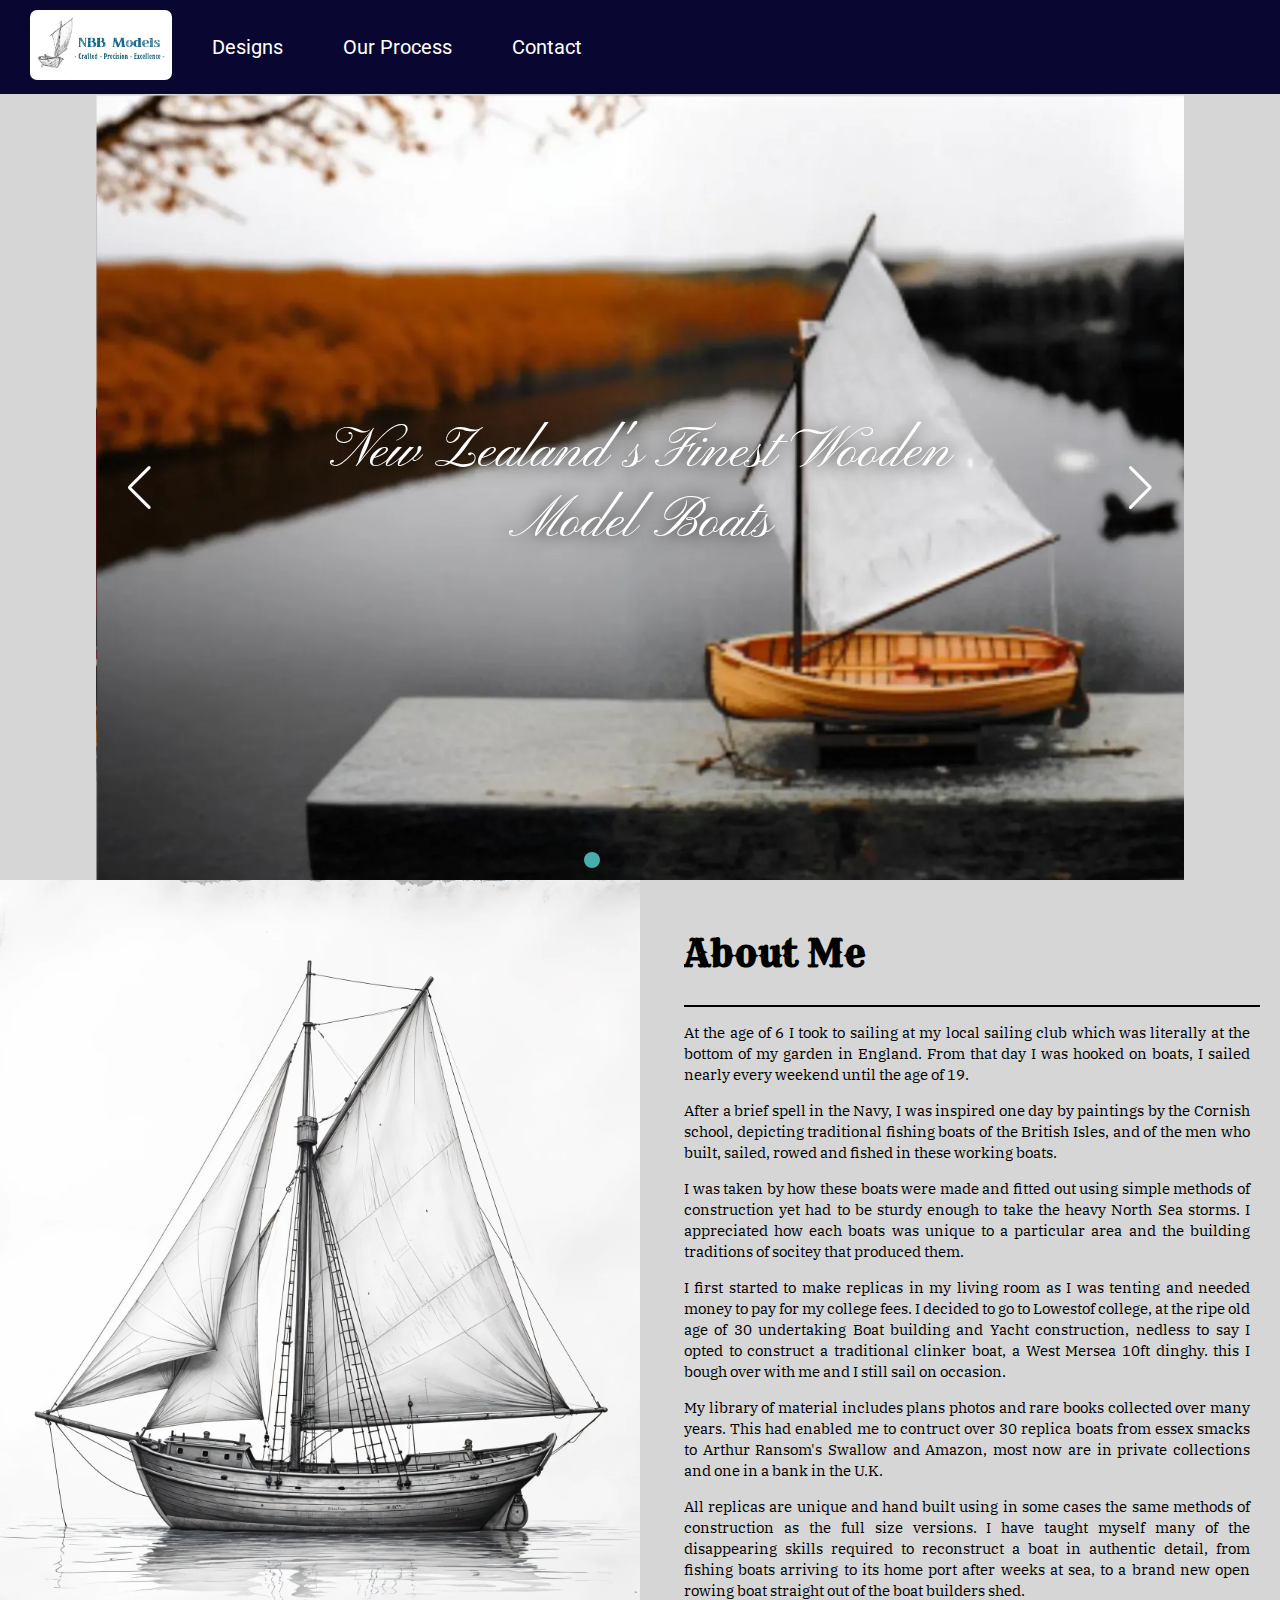
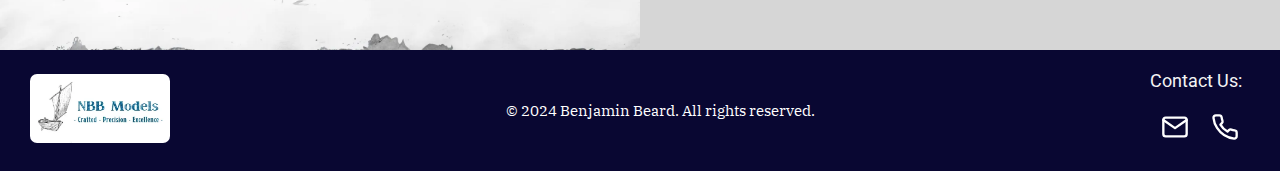
<file: 12DIT-Website_model_boats/index.html>
<!-- Home Page -->

<!DOCTYPE html>
<html lang="en">

<head>
    <meta charset="utf-8">

    <title>NBB MODELS</title>
    <meta name="author" content="Benjamin Beard">
    <meta name="veiwport">

    <!-- Fonts -->
    <link rel="preconnect" href="https://fonts.googleapis.com">
    <link rel="preconnect" href="https://fonts.gstatic.com" crossorigin>
    <link href="https://fonts.googleapis.com/css2?family=Roboto:ital,wght@0,100;0,300;0,400;0,500;0,700;0,900;1,100;1,300;1,400;1,500;1,700;1,900&display=swap" rel="stylesheet">
    <link href="https://fonts.googleapis.com/css2?family=Pinyon+Script&display=swap" rel="stylesheet">
    <link href="https://fonts.googleapis.com/css2?family=IBM+Plex+Serif:ital,wght@0,100;0,200;0,300;0,400;0,500;0,600;0,700;1,100;1,200;1,300;1,400;1,500;1,600;1,700&display=swap" rel="stylesheet">
    <link href="https://fonts.googleapis.com/css2?family=Rye&display=swap" rel="stylesheet">
    <link href="https://fonts.googleapis.com/css2?family=Vollkorn+SC:wght@400;600;700;900&display=swap" rel="stylesheet">


    <!-- Style Sheet -->
    <link rel="stylesheet" href="css/styles.css">
    <link rel="stylesheet" href="https://cdn.jsdelivr.net/npm/swiper@11/swiper-bundle.min.css">

    <!-- Java Script -->
    <script src="https://cdn.jsdelivr.net/npm/swiper@11/swiper-bundle.min.js"></script>
    <script src="script.js"></script>
</head>


<body>
    <!-- Main page container-->
    <div id="page-container">
        <!-- Header section -->
        <div id="header-contianer" class>
            <!-- Header Nav -->
            <div id="nav">
                <div id="logo">
                    <a href="index.html" rel="external nofollow">
                        <img src="images/Screenshot2024-08-12202117.webp" alt="Logo">
                    </a>
                </div>

                <!-- Nav Links -->
                <ul>
                    <li><a href="designs.html">Designs</a></li>
                    <li><a href="process.html">Our Process</a></li>
                    <li><a href="contact.html">Contact</a></li>
                </ul>
            </div>
        </div>

        <!-- Swiper Slideshow -->
        <div id="swiper-slideshow">
            <div class="swiper-bg"></div>
            <!-- Swiper main container -->
            <div class="swiper">
                <!-- Swiper wrapper -->
                <div class="swiper-wrapper">
                <!-- Slides -->
                    <div class="swiper-slide"><img src="images/Wooden-crafted-model-sailboat1.webp" alt="image 1"></div>
                    <div class="swiper-slide"><img src="images/Wooden-crafted-model-sailboat2.webp" alt="image 2"></div>
                    <div class="swiper-slide"><img src="images/Wooden-crafted-model-sailboat3.webp" alt="image 3"></div>
                    <div class="swiper-slide"><img src="images/Wooden-crafted-model-sailboat4.webp" alt="image 4"></div>
                    <div class="swiper-slide"><img src="images/Wooden-crafted-model-sailboat5.webp" alt="image 5"></div>
                </div>

                <!-- Swiper pgination-->
                <div class="swiper-pagination"></div>

                <!-- Swiper Nav -->
                <div class="swiper-button-prev"></div>
                <div class="swiper-button-next"></div>

            </div>

            <!-- Swiper overlay text-->
            <div class="slideshow-text">New Zealand's Finest Wooden Model Boats</div>
        </div>


        <!-- About Me Section-->
        <div id="about-me-container">
            <!-- About me section container-->
            <div id="about-me-img-container">
                <img src="images/pikaso_enhance__subtle_2K_Standard_r_c_.webp" alt="about me image">
            </div>
            <!-- About me text container-->
            <div id="about-me-text-container">
                <!-- About me Header -->
                <div class="h2-header">
                    <h2>About Me</h2>
                    <span></span>
                </div>
                <!-- About me text -->
                <div class="about-me-text">
                    <p>At the age of 6 I took to sailing at my local sailing club which was literally at the bottom of my garden in England. From that day I was hooked on boats, I sailed nearly every weekend until the age of 19.</p>
                    <p>After a brief spell in the Navy, I was inspired one day by paintings by the Cornish school, depicting traditional fishing boats of the British Isles, and of the men who built, sailed, rowed and fished in these working boats.</p>
                    <p>I was taken by how these boats were made and fitted out using simple methods of construction yet had to be sturdy enough to take the heavy North Sea storms. I appreciated how each boats was unique to a particular area and the building traditions of socitey that produced them.</p>
                    <p>I first started to make replicas in my living room as I was tenting and needed money to pay for my college fees. I decided to go to Lowestof college, at the ripe old age of 30 undertaking Boat building and Yacht construction, nedless to say I opted to construct a traditional clinker boat, a West Mersea 10ft dinghy. this I bough over with me and I still sail on occasion.</p>
                    <p>My library of material includes plans photos and rare books collected over many years. This had enabled me to contruct over 30 replica boats from essex smacks to Arthur Ransom's Swallow and Amazon, most now are in private collections and one in a bank in the U.K.</p>
                    <p>All replicas are unique and hand built using in some cases the same methods of construction as the full size versions. I have taught myself many of the disappearing skills required to reconstruct a boat in authentic detail, from fishing boats arriving to its home port after weeks at sea, to a brand new open rowing boat straight out of the boat builders shed.</p>
                </div>
            </div>
        </div>

        <!-- Footer Section-->
        <div id="footer-container">
            <div id="footer">
                <!-- Home page Logo Link -->
                <div id="footer-logo">
                    <a href="index.html" rel="external nofollow">
                        <img src="images/Screenshot2024-08-12202117.webp" alt="Logo"></a>
                </div>

                <!-- Copy Right Text -->
                <div id="rights-text">
                    <p>&copy; 2024 Benjamin Beard. All rights reserved.</p>
                </div>

                <!-- Contact Links -->
                <div id="contact-us">
                    <div class="contact-text">Contact Us:</div>
                    <div class="contact-images">
                        <!-- Email -->
                        <div class="email-btn"><a href="contact.html">
                            <img src="images/mail.svg" alt="Email"></a></div>
                        <!-- Phone -->
                        <div class="phone-btn"><a href="contact.html">
                            <img src="images/phone.svg" alt="Phone"></a></div>
                    </div>
                </div>
            </div>
        </div>
    </div>
</body>
</html>
</file>
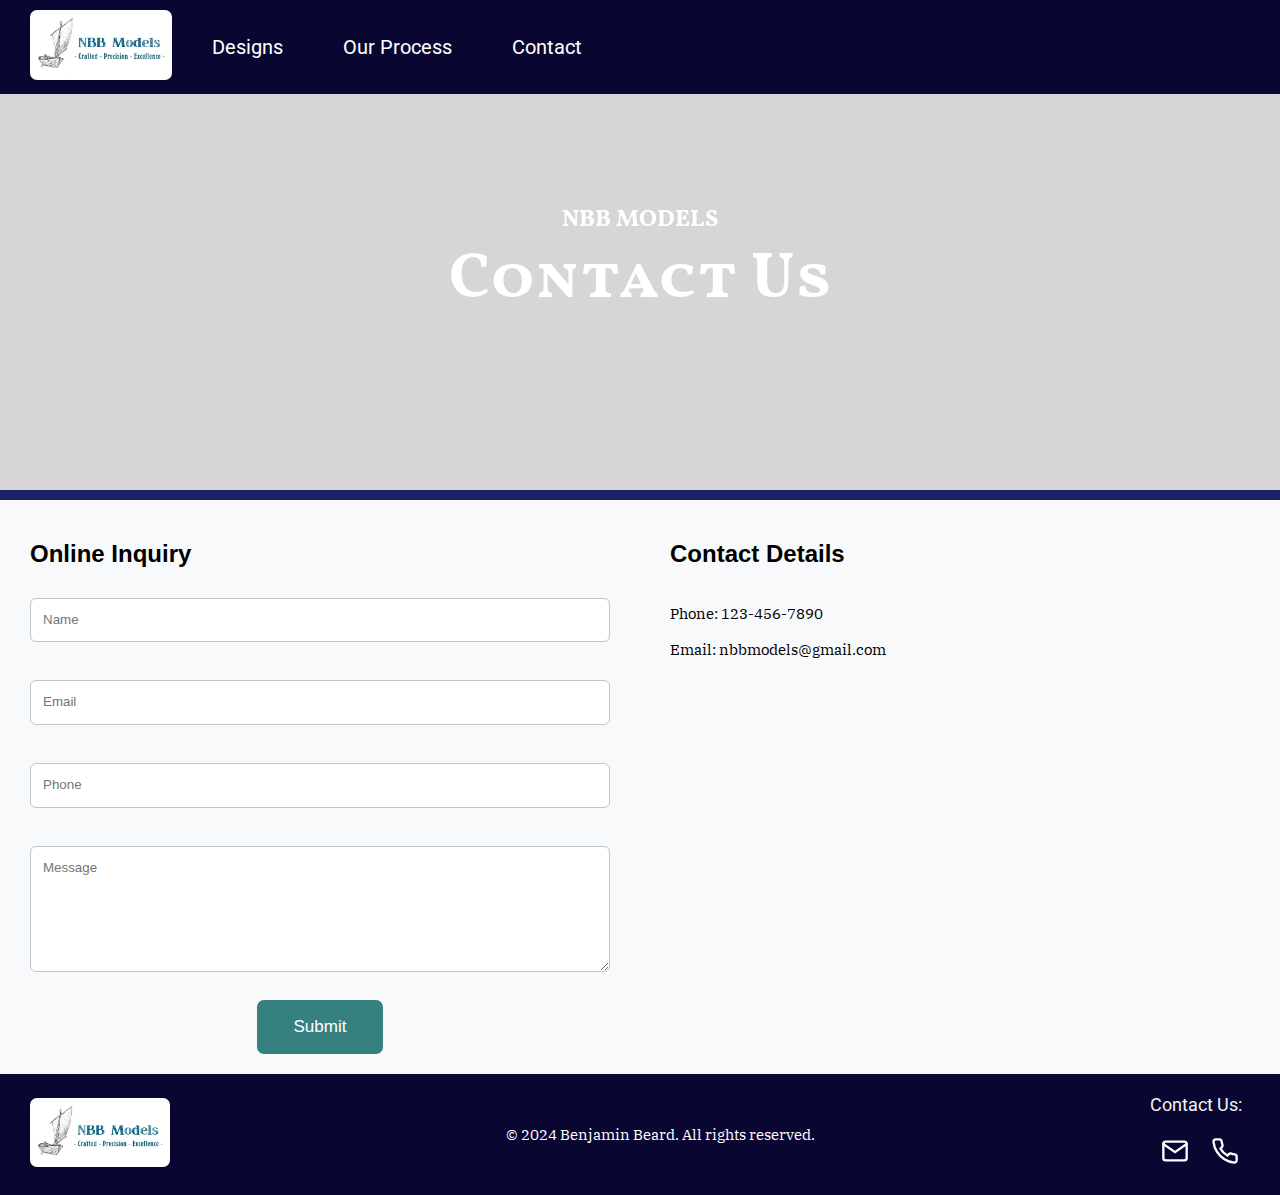
<file: 12DIT-Website_model_boats/contact.html>
<!-- Contact Page ------------------------------------------------------------------->

<!DOCTYPE html>
<html lang="en">

<head>
    <meta charset="utf-8">

    <title>NBB MODELS</title>
    <meta name="author" content="Benjamin Beard">

    <!-- Fonts -->
    <link rel="preconnect" href="https://fonts.googleapis.com">
    <link rel="preconnect" href="https://fonts.gstatic.com" crossorigin>
    <link href="https://fonts.googleapis.com/css2?family=Roboto:ital,wght@0,100;0,300;0,400;0,500;0,700;0,900;1,100;1,300;1,400;1,500;1,700;1,900&display=swap" rel="stylesheet">
    <link href="https://fonts.googleapis.com/css2?family=Pinyon+Script&display=swap" rel="stylesheet">
    <link href="https://fonts.googleapis.com/css2?family=IBM+Plex+Serif:ital,wght@0,100;0,200;0,300;0,400;0,500;0,600;0,700;1,100;1,200;1,300;1,400;1,500;1,600;1,700&display=swap" rel="stylesheet">
    <link href="https://fonts.googleapis.com/css2?family=Rye&display=swap" rel="stylesheet">
    <link href="https://fonts.googleapis.com/css2?family=Vollkorn+SC:wght@400;600;700;900&display=swap" rel="stylesheet">

    <!-- Style Sheet -->
    <link rel="stylesheet" href="css/styles.css">

    <!-- Java Script -->
    <script src="https://cdn.jsdelivr.net/npm/swiper@11/swiper-bundle.min.js"></script>
    <script src="script.js"></script>
</head>

<body>
    <!-- Main page container-->
    <section id="page-container">
        <!-- Header section -->
        <div id="header-contianer" class>

            <!-- Header Nav -->
            <div id="nav">
                <div id="logo">
                    <a href="index.html" rel="external nofollow">
                        <img src="images\Screenshot2024-08-12202117.webp" alt="Logo"></a>
                </div>

                <!-- Nav Links -->
                <ul>
                    <li><a href="designs.html">Designs</a></li>
                    <li><a href="process.html">Our Process</a></li>
                    <li><a href="contact.html">Contact</a></li>
                </ul>
            </div>
        </div>


        <!-- Contact Section -->
        <section id="contact-section">
            <!-- Contact Container -->
            <div class="page-header-container">
                <!-- Contact header background image -->
                <div class="page-bg">
                    <div id="contact-bg"></div>
                </div>
                <div class="page-header-text-container">
                    <!-- Contact Page headers -->
                    <div class="page-h3-heading">
                        <h3>NBB MODELS</h3>
                    </div>
                    <div class="page-h1-heading">
                        <h1>Contact Us</h1>
                    </div>
                </div>
            </div>

            <!-- Seperation line under Header background image-->
            <div class="page-break-box"></div>

            <!-- Contact page information -->
            <div id="cont-page">

                <!-- Left column -->
                <div class="column left-column">
                    <div class="cont-h2-heading">
                        <h2>Online Inquiry</h2>
                    </div>
                    <form class="form">
                        <input type="text" id="name" name="name" placeholder="Name" autocomplete="name">
                        <br>
                        <input type="text" id="email" name="email" placeholder="Email" autocomplete="email">
                        <br>
                        <input type="text" id="phone" name="phone" placeholder="Phone" autocomplete="tel">
                        <br>
                        <!-- Textarea for message field -->
                        <textarea id="message" name="message" rows="5" placeholder="Message" autocomplete="off"></textarea>
                        <br>
                        <button type="submit">Submit</button>
                    </form>
                </div>

                <!-- Right column -->
                <div class="column right-column">
                    <!-- Header -->
                    <div class="cont-h2-heading">
                        <h2>Contact Details</h2>
                    </div>
                    <!-- Information -->
                    <div id="alternative-contact-info">
                        <p>Phone: 123-456-7890</p>
                        <p>Email: nbbmodels@gmail.com</p>
                    </div>
                </div>
            </div>
        </section>

        <!-- Footer Section-->
        <section id="footer-container">
            <div id="footer">
                <!-- Home page Logo Link -->
                <div id="footer-logo">
                    <a href="index.html" rel="external nofollow">
                        <img src="images\Screenshot2024-08-12202117.webp" alt="Logo"></a>
                </div>

                <!-- Copy Right Text -->
                <div id="rights-text">
                    <p>&copy; 2024 Benjamin Beard. All rights reserved.</p>
                </div>

                <!-- Contact Links -->
                <div id="contact-us">
                    <div class="contact-text">Contact Us:</div>
                    <div class="contact-images">
                        <!-- Email -->
                        <div class="email-btn"><a href="contact.html">
                            <img src="images\mail.svg" alt="Email"></a></div>
                        <!-- Phone -->
                        <div class="phone-btn"><a href="contact.html">
                            <img src="images\phone.svg" alt="Phone"></a></div>
                    </div>
                </div>
            </div>
        </section>
    </section>
</body>
</html>
</file>
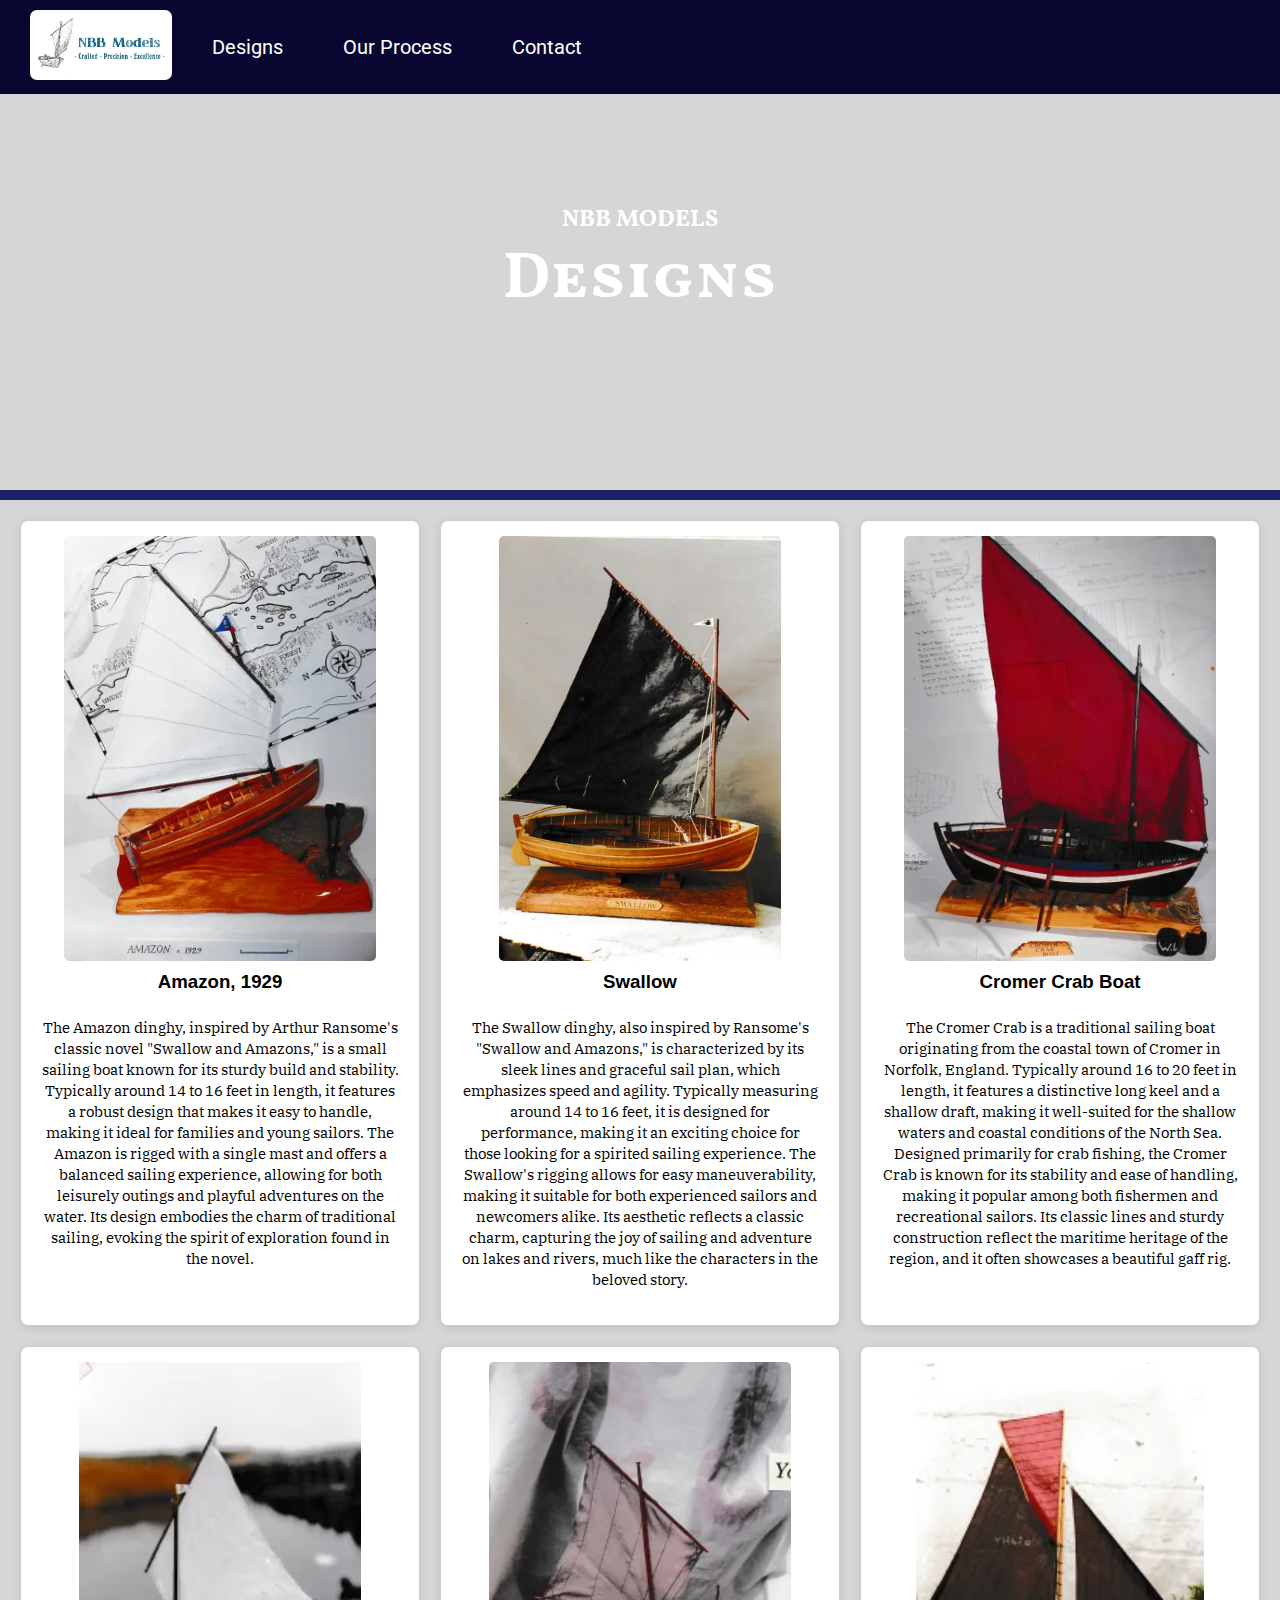
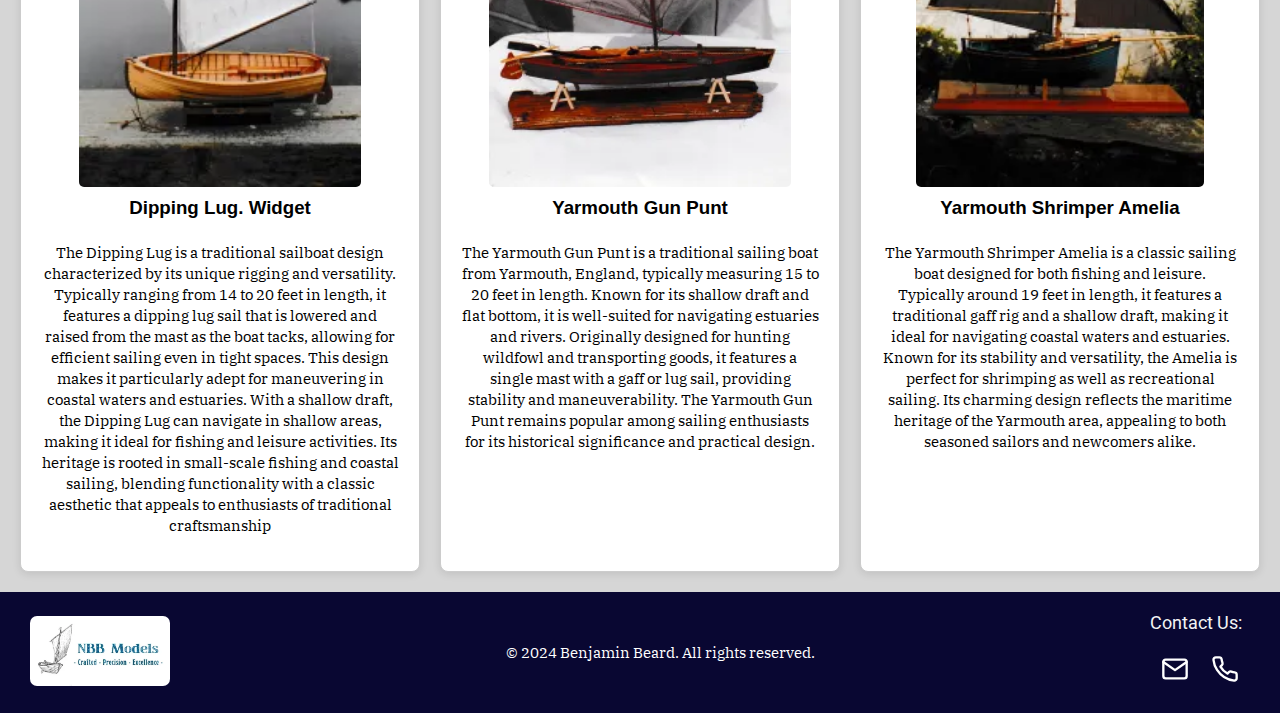
<file: 12DIT-Website_model_boats/designs.html>
<!-- Designs Page -->

<!DOCTYPE html>
<html lang="en">

<head>
    <meta charset="utf-8">

    <title>NBB MODELS</title>
    <meta name="author" content="Benjamin Beard">

    <!-- Fonts -->
    <link rel="preconnect" href="https://fonts.googleapis.com">
    <link rel="preconnect" href="https://fonts.gstatic.com" crossorigin>
    <link href="https://fonts.googleapis.com/css2?family=Roboto:ital,wght@0,100;0,300;0,400;0,500;0,700;0,900;1,100;1,300;1,400;1,500;1,700;1,900&display=swap" rel="stylesheet">
    <link href="https://fonts.googleapis.com/css2?family=Pinyon+Script&display=swap" rel="stylesheet">
    <link href="https://fonts.googleapis.com/css2?family=IBM+Plex+Serif:ital,wght@0,100;0,200;0,300;0,400;0,500;0,600;0,700;1,100;1,200;1,300;1,400;1,500;1,600;1,700&display=swap" rel="stylesheet">
    <link href="https://fonts.googleapis.com/css2?family=Rye&display=swap" rel="stylesheet">
    <link href="https://fonts.googleapis.com/css2?family=Vollkorn+SC:wght@400;600;700;900&display=swap" rel="stylesheet">

    <!-- Style Sheet -->
    <link rel="stylesheet" href="css/styles.css">

    <!-- Java Script -->
    <script src="https://cdn.jsdelivr.net/npm/swiper@11/swiper-bundle.min.js"></script>
    <script src="script.js"></script>
</head>


<body>
    <!-- Main page container-->
    <div id="page-container">
        <!-- Header div -->
        <div id="header-contianer" class>

            <!-- Header Nav -->
            <div id="nav">
                <div id="logo">
                    <a href="index.html" rel="external nofollow">
                        <img src="images/Screenshot2024-08-12202117.webp" alt="Logo"></a>
                </div>

                <!-- Nav Links -->
                <ul>
                    <li><a href="designs.html">Designs</a></li>
                    <li><a href="process.html">Our Process</a></li>
                    <li><a href="contact.html">Contact</a></li>
                </ul>
            </div>
        </div>

        <!-- Desings div -->
        <div id="designs-section">
            <!-- Designs Container -->
            <div class="page-header-container">
                <!-- Designs header background image -->
                <div class="page-bg">
                    <div id="designs-bg"></div>
                </div>
                <div class="page-header-text-container">
                    <!-- Designs Page headers -->
                    <div class="page-h3-heading">
                        <h3>NBB MODELS</h3>
                    </div>
                    <div class="page-h1-heading">
                        <h1>Designs</h1>
                    </div>
                </div>
            </div>

            <!-- Seperation line under Header background image-->
            <div class="page-break-box"></div>

            <!-- Desgins page -->
            <div class="designs-page-container">
                <!-- Card Gallery for Designs -->
                <div class="model-gallery">

                    <!-- Card #1 -->
                    <div class="model-card">
                      <img src="images/Screenshot2024-08-12202817.webp" alt="Amazon, 1929">
                      <h3>Amazon, 1929</h3>
                      <p>The Amazon dinghy, inspired by Arthur Ransome's classic novel "Swallow and Amazons," is a small sailing boat known for its sturdy build and stability. Typically around 14 to 16 feet in length, it features a robust design that makes it easy to handle, making it ideal for families and young sailors. The Amazon is rigged with a single mast and offers a balanced sailing experience, allowing for both leisurely outings and playful adventures on the water. Its design embodies the charm of traditional sailing, evoking the spirit of exploration found in the novel.</p>
                    </div>

                    <!-- Card #2 -->
                    <div class="model-card">
                        <img src="images/Screenshot2024-08-12202629.webp" alt="Swallow">
                        <h3>Swallow</h3>
                        <p>The Swallow dinghy, also inspired by Ransome's "Swallow and Amazons," is characterized by its sleek lines and graceful sail plan, which emphasizes speed and agility. Typically measuring around 14 to 16 feet, it is designed for performance, making it an exciting choice for those looking for a spirited sailing experience. The Swallow's rigging allows for easy maneuverability, making it suitable for both experienced sailors and newcomers alike. Its aesthetic reflects a classic charm, capturing the joy of sailing and adventure on lakes and rivers, much like the characters in the beloved story.</p>
                    </div>

                    <!-- Card #3 -->
                    <div class="model-card">
                        <img src="images/Screenshot2024-08-12202645.webp" alt="Cromer Crab Boat">
                        <h3>Cromer Crab Boat</h3>
                        <p>The Cromer Crab is a traditional sailing boat originating from the coastal town of Cromer in Norfolk, England. Typically around 16 to 20 feet in length, it features a distinctive long keel and a shallow draft, making it well-suited for the shallow waters and coastal conditions of the North Sea. Designed primarily for crab fishing, the Cromer Crab is known for its stability and ease of handling, making it popular among both fishermen and recreational sailors. Its classic lines and sturdy construction reflect the maritime heritage of the region, and it often showcases a beautiful gaff rig.</p>
                    </div>

                    <!-- Card #4 -->
                    <div class="model-card">
                        <img src="images/Screenshot2024-08-12202750.webp" alt="Dipping Lug. Widget">
                        <h3>Dipping Lug. Widget</h3>
                        <p>
                            The Dipping Lug is a traditional sailboat design characterized by its unique rigging and versatility. Typically ranging from 14 to 20 feet in length, it features a dipping lug sail that is lowered and raised from the mast as the boat tacks, allowing for efficient sailing even in tight spaces. This design makes it particularly adept for maneuvering in coastal waters and estuaries. With a shallow draft, the Dipping Lug can navigate in shallow areas, making it ideal for fishing and leisure activities. Its heritage is rooted in small-scale fishing and coastal sailing, blending functionality with a classic aesthetic that appeals to enthusiasts of traditional craftsmanship</p>
                    </div>

                    <!-- Card #5 -->
                    <div class="model-card">
                        <img src="images/Screenshot2024-08-12202800.webp" alt="Yarmouth Gun Punt">
                        <h3>Yarmouth Gun Punt</h3>
                        <p>The Yarmouth Gun Punt is a traditional sailing boat from Yarmouth, England, typically measuring 15 to 20 feet in length. Known for its shallow draft and flat bottom, it is well-suited for navigating estuaries and rivers. Originally designed for hunting wildfowl and transporting goods, it features a single mast with a gaff or lug sail, providing stability and maneuverability. The Yarmouth Gun Punt remains popular among sailing enthusiasts for its historical significance and practical design.</p>
                    </div>

                    <!-- Card #6 -->
                    <div class="model-card">
                        <img src="images/Screenshot2024-08-12202933.webp" alt="Yarmouth Shrimper Amelia">
                        <h3>Yarmouth Shrimper Amelia</h3>
                        <p>The Yarmouth Shrimper Amelia is a classic sailing boat designed for both fishing and leisure. Typically around 19 feet in length, it features a traditional gaff rig and a shallow draft, making it ideal for navigating coastal waters and estuaries. Known for its stability and versatility, the Amelia is perfect for shrimping as well as recreational sailing. Its charming design reflects the maritime heritage of the Yarmouth area, appealing to both seasoned sailors and newcomers alike.</p>
                    </div>
                  </div>
            </div>
        </div>

        <!-- Footer Section-->
        <div id="footer-container">
            <div id="footer">
                <!-- Home page Logo Link -->
                <div id="footer-logo">
                    <a href="index.html" rel="external nofollow">
                        <img src="images/Screenshot2024-08-12202117.webp" alt="Logo"></a>
                </div>

                <!-- Copy Right Text -->
                <div id="rights-text">
                    <p>&copy; 2024 Benjamin Beard. All rights reserved.</p>
                </div>

                <!-- Contact Links -->
                <div id="contact-us">
                    <div class="contact-text">Contact Us:</div>
                    <div class="contact-images">
                        <!-- Email -->
                        <div class="email-btn"><a href="contact.html">
                            <img src="images/mail.svg" alt="Email"></a></div>
                        <!-- Phone -->
                        <div class="phone-btn"><a href="contact.html">
                            <img src="images/phone.svg" alt="Phone"></a></div>
                    </div>
                </div>
            </div>
        </div>
    </div>
</body>
</html>
</file>
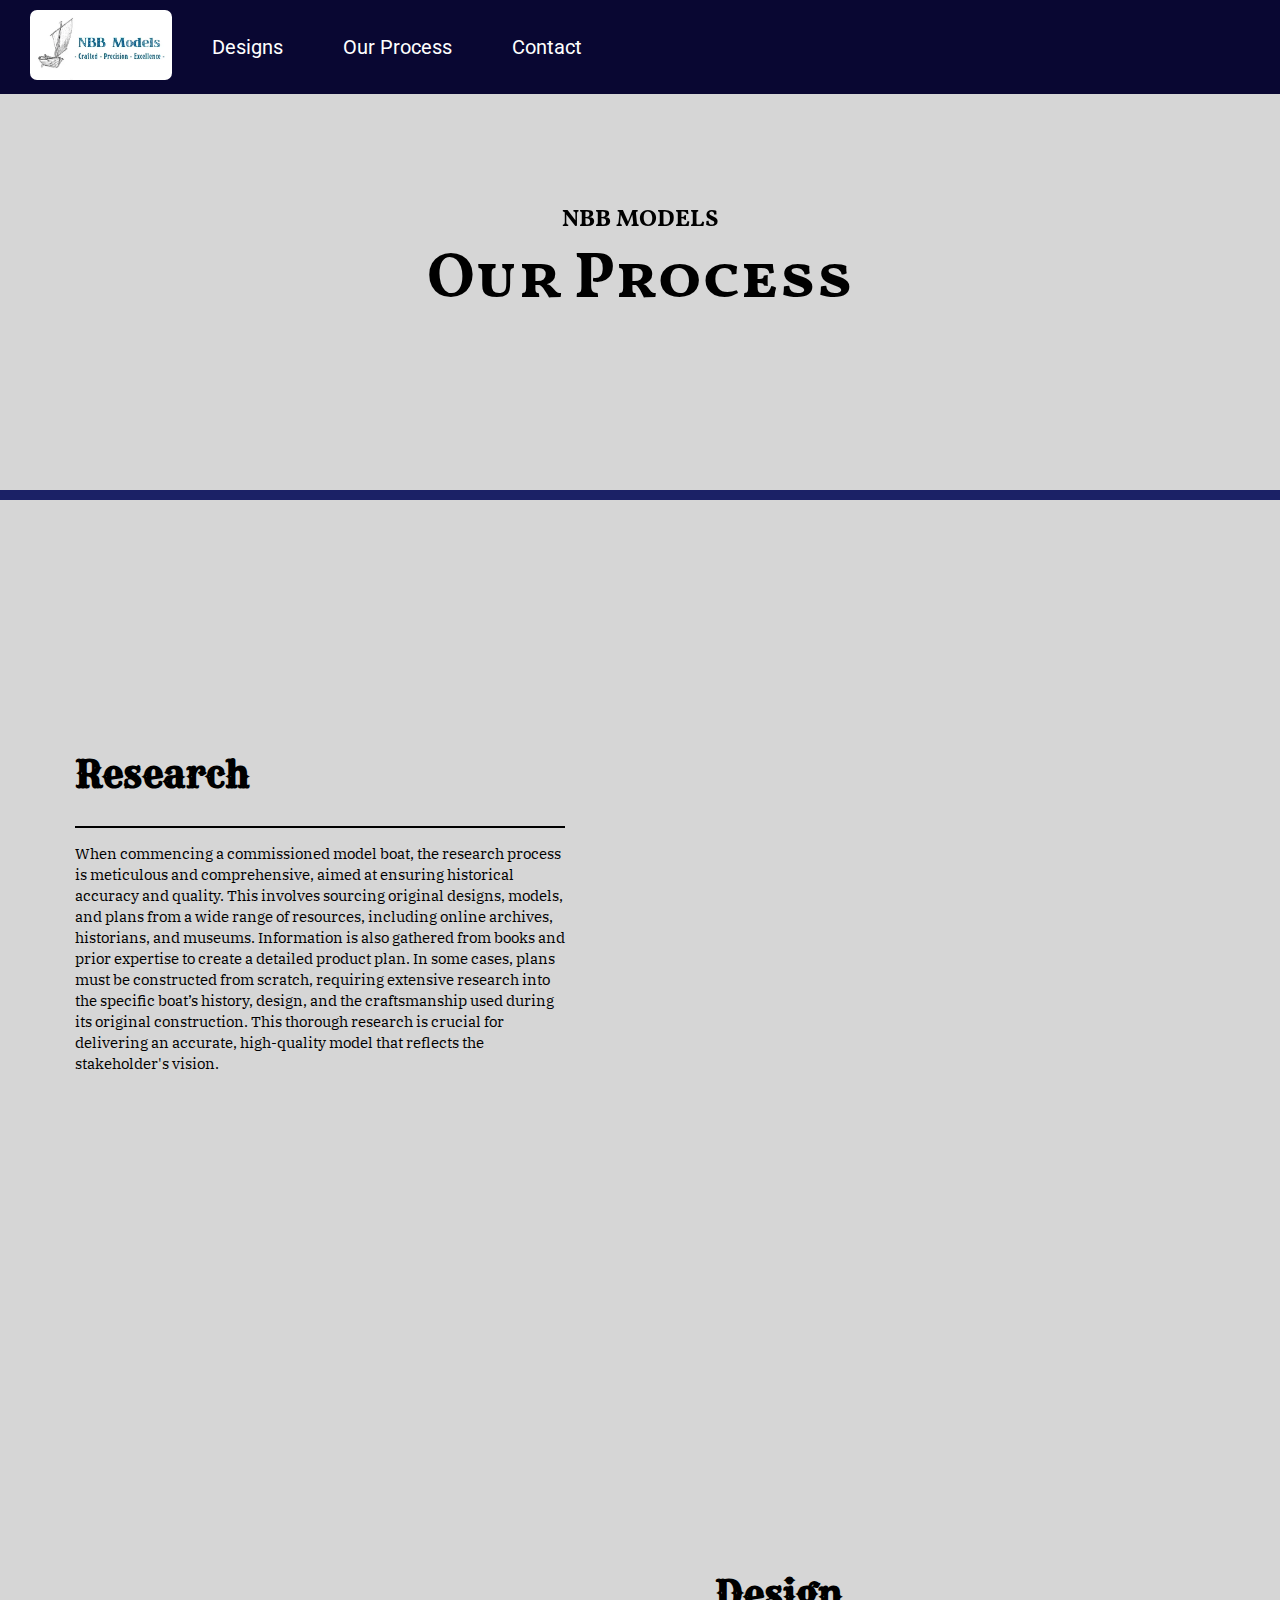
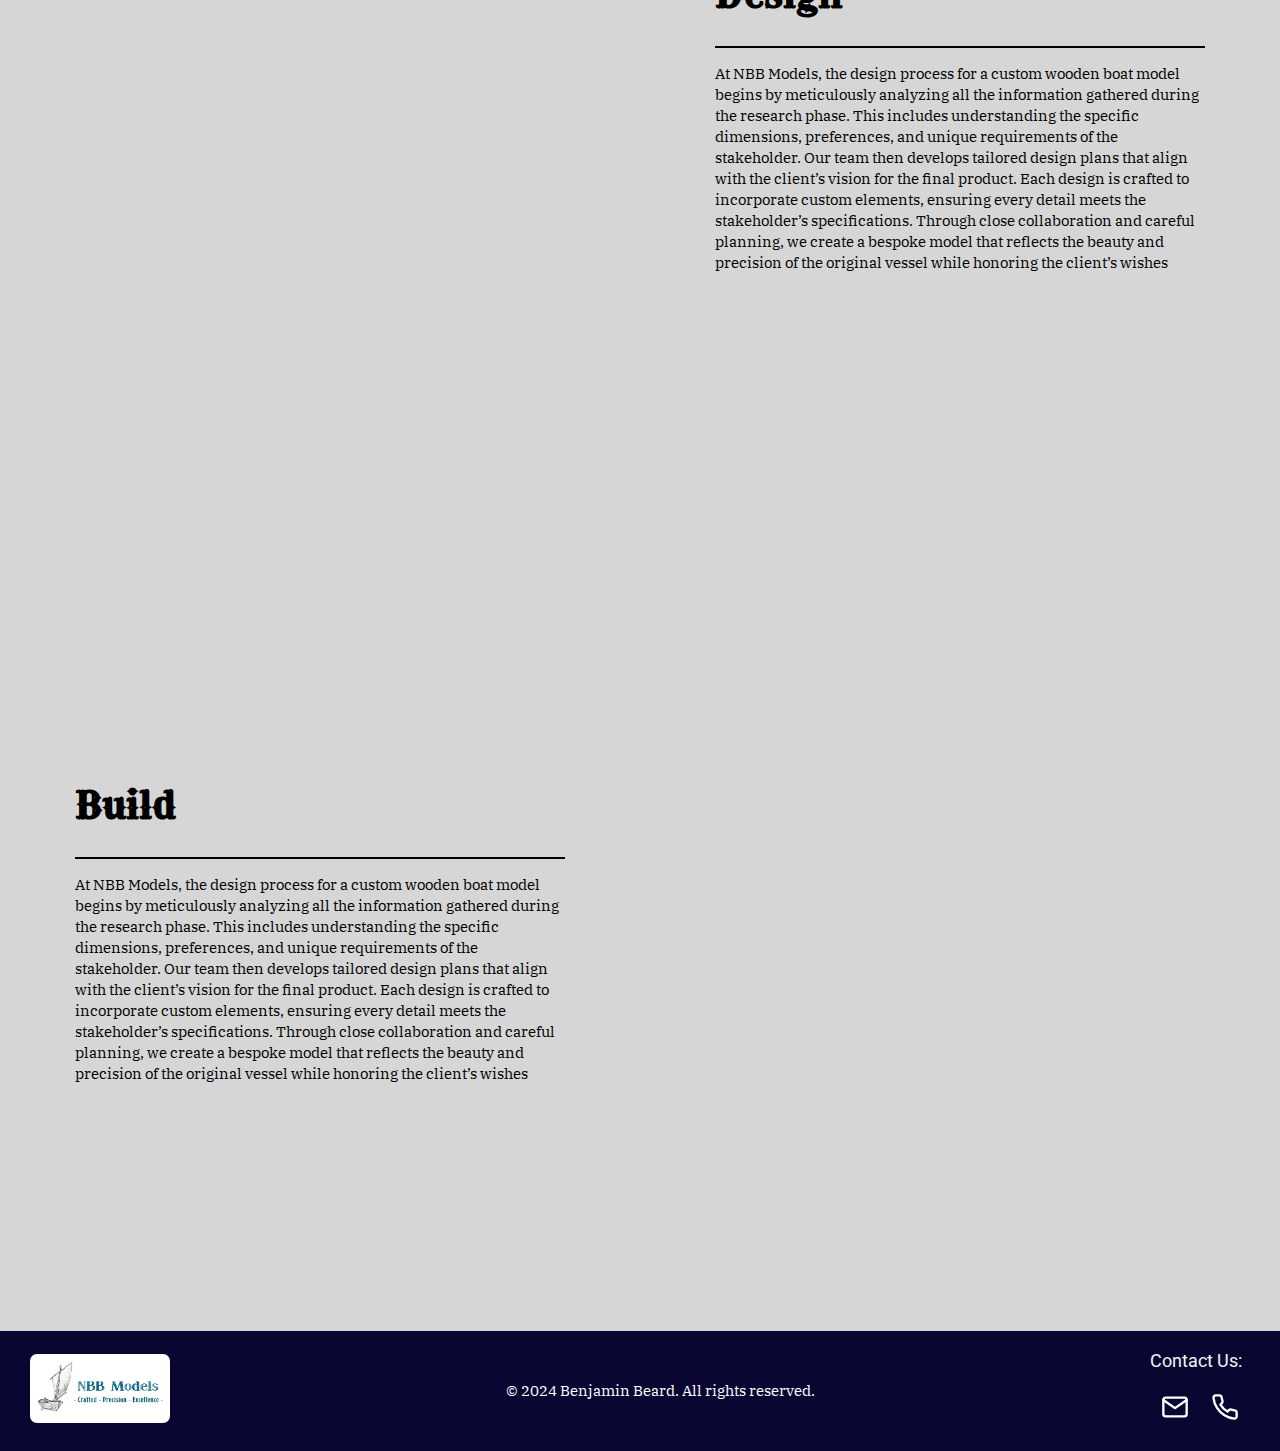
<file: 12DIT-Website_model_boats/process.html>
<!-- Process Page -->

<!DOCTYPE html>
<html lang="en">

<head>
    <meta charset="utf-8">

    <title>NBB MODELS</title>
    <meta name="author" content="Benjamin Beard">

    <!-- Fonts -->
    <link rel="preconnect" href="https://fonts.googleapis.com">
    <link rel="preconnect" href="https://fonts.gstatic.com" crossorigin>
    <link href="https://fonts.googleapis.com/css2?family=Roboto:ital,wght@0,100;0,300;0,400;0,500;0,700;0,900;1,100;1,300;1,400;1,500;1,700;1,900&display=swap" rel="stylesheet">
    <link href="https://fonts.googleapis.com/css2?family=Pinyon+Script&display=swap" rel="stylesheet">
    <link href="https://fonts.googleapis.com/css2?family=IBM+Plex+Serif:ital,wght@0,100;0,200;0,300;0,400;0,500;0,600;0,700;1,100;1,200;1,300;1,400;1,500;1,600;1,700&display=swap" rel="stylesheet">
    <link href="https://fonts.googleapis.com/css2?family=Rye&display=swap" rel="stylesheet">
    <link href="https://fonts.googleapis.com/css2?family=Vollkorn+SC:wght@400;600;700;900&display=swap" rel="stylesheet">

    <!-- Style Sheet -->
    <link rel="stylesheet" href="css/styles.css">

    <!-- Java Script -->
    <script src="https://cdn.jsdelivr.net/npm/swiper@11/swiper-bundle.min.js"></script>
    <script src="script.js"></script>

    <!-- Java Script -->
    <script src="https://cdn.jsdelivr.net/npm/swiper@11/swiper-bundle.min.js"></script>
    <script src="script.js"></script>
</head>

<body>
    <!-- Main page container-->
    <div id="page-container">
        <!-- Header section -->
        <div id="header-contianer" class>
            <!-- Header Nav -->
            <div id="nav">
                <div id="logo">
                    <a href="index.html" rel="external nofollow">
                        <img src="images/Screenshot2024-08-12202117.webp" alt="Logo">
                    </a>
                </div>

                <!-- Nav Links -->
                <ul>
                    <li><a href="designs.html">Designs</a></li>
                    <li><a href="process.html">Our Process</a></li>
                    <li><a href="contact.html">Contact</a></li>
                </ul>
            </div>
        </div>

        <!-- Process Section -->
        <div class="process-section">
            <!-- Process Container -->
            <div class="page-header-container">
                <!-- Process header background image -->
                <div class="page-bg">
                    <div id="process-bg"></div>
                </div>
                <div class="page-header-text-container">
                    <!-- Process Page headers -->
                    <div class="page-h3-heading">
                        <h3>NBB MODELS</h3>
                    </div>
                    <div class="page-h1-heading">
                        <h1>Our Process</h1>
                    </div>
                </div>
            </div>

            <!-- Seperation line under Header background image-->
            <div class="page-break-box"></div>

            <!-- Process page -->
            <div class="process-page-container">

                <!-- Research Section Container -->
                <div class="research-container">
                    <!-- Reserach Img container -->
                    <div class="research-img-container"></div>

                    <!-- Research Text Container -->
                    <div class="research-text-container">
                        <div class="h2-header">
                            <h2>Research</h2>
                            <span></span>
                        </div>
                        <div class="processes-text">
                            <p>When commencing a commissioned model boat, the research process is meticulous and comprehensive, aimed at ensuring historical accuracy and quality. This involves sourcing original designs, models, and plans from a wide range of resources, including online archives, historians, and museums. Information is also gathered from books and prior expertise to create a detailed product plan. In some cases, plans must be constructed from scratch, requiring extensive research into the specific boat’s history, design, and the craftsmanship used during its original construction. This thorough research is crucial for delivering an accurate, high-quality model that reflects the stakeholder's vision.</p>
                        </div>
                    </div>
                </div>

                <!-- Design Section Container-->
                <div class="design-container">
                    <!-- Design Img container -->
                    <div class="design-img-container"></div>

                    <!-- Design Text Container -->
                    <div class="design-text-container">
                        <div class="h2-header">
                            <h2>Design</h2>
                            <span></span>
                        </div>
                        <div class="processes-text">
                            <p>At NBB Models, the design process for a custom wooden boat model begins by meticulously analyzing all the information gathered during the research phase. This includes understanding the specific dimensions, preferences, and unique requirements of the stakeholder. Our team then develops tailored design plans that align with the client’s vision for the final product. Each design is crafted to incorporate custom elements, ensuring every detail meets the stakeholder’s specifications. Through close collaboration and careful planning, we create a bespoke model that reflects the beauty and precision of the original vessel while honoring the client’s wishes</p>
                        </div>
                    </div>
                </div>

                <!-- Build Section Container-->
                <div class="build-container">
                    <!-- Build Img container -->
                    <div class="build-img-container"></div>

                    <!-- Build Text Container -->
                    <div class="build-text-container">
                        <div class="h2-header">
                            <h2>Build</h2>
                            <span></span>
                        </div>
                        <div class="processes-text">
                            <p>At NBB Models, the design process for a custom wooden boat model begins by meticulously analyzing all the information gathered during the research phase. This includes understanding the specific dimensions, preferences, and unique requirements of the stakeholder. Our team then develops tailored design plans that align with the client’s vision for the final product. Each design is crafted to incorporate custom elements, ensuring every detail meets the stakeholder’s specifications. Through close collaboration and careful planning, we create a bespoke model that reflects the beauty and precision of the original vessel while honoring the client’s wishes</p>
                        </div>
                    </div>
                </div>
            </div>
        </div>

        <!-- Footer Section-->
        <div id="footer-container">
            <div id="footer">
                <!-- Home page Logo Link -->
                <div id="footer-logo">
                    <a href="index.html" rel="external nofollow">
                        <img src="images/Screenshot2024-08-12202117.webp" alt="Logo"></a>
                </div>

                <!-- Copy Right Text -->
                <div id="rights-text">
                    <p>&copy; 2024 Benjamin Beard. All rights reserved.</p>
                </div>

                <!-- Contact Links -->
                <div id="contact-us">
                    <div class="contact-text">Contact Us:</div>
                    <div class="contact-images">
                        <!-- Email -->
                        <div class="email-btn"><a href="contact.html">
                            <img src="images/mail.svg" alt="Email"></a></div>
                        <!-- Phone -->
                        <div class="phone-btn"><a href="contact.html">
                            <img src="images/phone.svg" alt="Phone"></a></div>
                    </div>
                </div>
            </div>
        </div>
    </div>
</body>
</html>
</file>
<file: 12DIT-Website_model_boats/css/styles.css>
/* CSS Style Shee --------------------------------------------------------------------------------------------------------------------- */
general {
    --black: #000000;
    --royal-blue-traditional: #1b2166;
    --yinmn-blue: #295173;
    --teal: #368180;
    --timberwolf: #d6d6d6;
    --white: #ffffff;
}

/* Font Styles ------------------------------------------------------------------------*/

/* Header */
.roboto-bold {
    font-family: "Roboto", sans-serif;
    font-weight: 700;
    font-style: normal;
}
  
.vollkorn-sc-bold {
    font-family: "Vollkorn SC", serif;
    font-weight: 700;
    font-style: normal;
}

/* Home Page Quote */
.pinyon-script-regular {
    font-family: "Pinyon Script", cursive;
    font-weight: 400;
    font-style: normal;
}
  
/* Paragraph */
.ibm-plex-serif-regular {
    font-family: "IBM Plex Serif", serif;
    font-weight: 400;
    font-style: normal;
}
  
.rye-regular {
    font-family: "Rye", serif;
    font-weight: 400;
    font-style: normal;
}
  
/* General styles ----------------------------------------------------------------------*/
body {
    font-family: Arial, sans-serif;
    margin: 0;
    padding-top: 90px;
    background-color: #d6d6d6;
}

/* Link General Style ------------------------------------------------------*/
.link {
    position: relative;
    color: #368180;
    text-decoration: none;
    display: inline-block;
}
  
.link::before {
    content: '';
    position: absolute;
    bottom: 0;
    left: 50%;
    width: 0;
    height: 2px; 
    background-color: #368180;
    transition: width 0.4s ease, left 0.4s ease;
}
  
.link:hover::before {
    width: 100%;
    left: 0;
}

/* Header General Style -------------------------------------------------------*/
.page-h1-heading h1 {
    font-family: "Vollkorn SC", serif;
    font-size: 64px;
    font-weight: bold;
    color: #ffffff;
}

.h2-header{
    display: flex;
    align-items: center;
    flex: 1;
    font-size: 24px;
    font-weight: bold;
    color: #000000;
    font-family: "Rye", serif;
    border-bottom: 2px solid #000000;
    width: 100%;
}


.page-h3-heading h3 {
    font-family: "Vollkorn SC", serif;
    font-size: 24px;
    font-weight: bold;
    color: #ffffff;
}

/* Paragraph General Style ---------------------------------------------- */
p {
    line-height: 1.4;
    color: #000000;
    font-size: 15px;
    font-family: "IBM Plex Serif", serif;
}

/* Navigation container -------------------------------------------------------------------------------*/
#header-container {
    background-color: #000000;
    color: #000000;
    padding: 10px 0;
    display: flex;
    align-items: center;
    justify-content: flex-end;
}

/* Nav Logo image ----------------------------------------*/
#logo img {
    height: 70px;
    margin-left: 20px;
    margin-right: auto;
    padding: 10px;
    border-radius: 17px;
}

/* Nav Container -----------------------------------------*/
#nav {
    position: fixed;
    top: 0;
    width: 100%;
    display: flex;
    align-items: center;
    background-color: #090732;
    z-index: 200;
    transition: all 0.5s ease-in-out;
    transform: translateY(0);
}

/* Nav List -------------------------------------------------*/
#nav ul {
    list-style-type: none;
    margin: 0;
    padding: 0;
    display: flex;
    flex-grow: 1;
}

#nav ul li {
    margin: 0 10px;
}

/* Nav List Items -----------------------------------------------*/
#nav ul li a {
    color: #ffffff;
    text-decoration: none;
    padding: 17px 20px;
    display: inline-block;
    vertical-align: middle;
    position: relative;
    font-size: 20px;
    font-family: "Roboto", sans-serif;
}

#nav ul li a {
    color: #ffffff;
    text-decoration: none;
    padding: 17px 20px;
    display: inline-block;
    vertical-align: middle;
    position: relative;
}

/* Nav List Items Hover ---------------------------------------------*/
#nav ul li a:before, #nav ul li a:after {
    content: "";
    position: absolute;
    height: 2px;
    background-color: #48adabff; /* Purple color */
    transition: width 0.5s ease-in-out, left 0.5s ease-in-out, right 0.5s ease-in-out;
}

#nav ul li a:before {
    top: -5px;
    left: 50%;
    width: 0;
    right: 50%;
}

#nav ul li a:after {
    bottom: -5px;
    left: 50%;
    width: 0;
    right: 50%;
}

#nav ul li a:hover:before, #nav ul li a:hover:after {
    width: 100%;
    left: 0;
    right: 0;
}

#nav ul li a:not(:hover):before, #nav ul li a:not(:hover):after {
    width: 0;
    left: 50%;
    right: 50%;
}


/* Swiper Section ------------------------------------------------------------------------------*/
#swiper-slideshow {
    position: relative;
    height: calc(100vh - 115px);
    width: 100%;
    display: flex;
    align-items: center;
    justify-content: center;
    margin-top: 5px;
    z-index: 0;
}

/* Swiper Background -------------------------------------*/
.swiper-bg {
    position: absolute;
    top: 0;
    left: 0;
    width: 100%;
    height: 100%;
    background-image: url('https://i.postimg.cc/9f0dnvF1/Screenshot-2024-08-12-202950.webp');
    background-size: cover;
    background-position: center;
    filter: blur(10px);
    z-index: 1;
  }

/* Swiper Container --------------------------------------*/
.swiper {
    z-index: 2;
    display: flex;
    align-items: center;
    justify-content: center;
    width: 85%;
    height: 100%;

    /* Swiper nav styleing */
    --swiper-navigation-size: 44px;
    --swiper-navigation-top-offset: 50%;
    --swiper-navigation-sides-offset: 30px;
    --swiper-navigation-color: #ffff;

    /* Pagination styling*/
    --swiper-pagination-color: #48adabff;
    --swiper-pagination-bullet-inactive-color: #000;
    --swiper-pagination-bullet-size: 16px;

}

/* Swiper Slide --------------------------------------------*/
.swiper-slide {
    width: 100%;
    height: 100%;
    text-align: center;
}

/* Swiper Slide Image ---------------------*/
.swiper-slide img {
    height: 100%;
    object-fit: contain;
}

/* Swiper Navigation Buttons ---------------------------*/
.swiper-button-prev:hover, .swiper-button-next:hover {
    transform: scale(1.1);
}

/* Swiper Text -----------------------------------------*/
.slideshow-text {
    position: absolute;
    top: 50%;
    left: 50%;
    transform: translate(-50%, -50%);
    font-family: "Pinyon Script", cursive;
    color: #ffffff;
    font-size: 56px;
    font-weight: 500;
    text-align: center;
    text-shadow: 0 0 20px rgba(0, 0, 0, 1);
    z-index: 3;
}

/* About Me section - Home page -----------------------------------------------------------------*/
#about-me-container {
    display: flex;
    margin-top: 0;
    flex-direction: row;
    background-color: #d6d6d6;
    position: relative;
    overflow: visible;
    padding: 10px;
    height: 750px;
}

/* About me img container ---------*/
#about-me-img-container {
    width: 50%;
    display: flex;
    background-color: #d6d6d6;
    position: absolute;
    top: 0;
    left: 0;
    bottom: 0;
    background-size: cover;
    background-position: center;
    object-fit: cover;
}

/* About me img -----------------*/
#about-me-img-container img {
    width: 100%;
    height: 100%;
    object-fit: cover;
}

/* About me text container ------*/
#about-me-text-container {
    position: absolute;
    right: 0;
    top: 0;
    z-index: 1;
    width: 45%;
    flex: 1;
    margin: 20px;
    overflow: auto;
    max-height: 100%;
}

/* About me text ----------*/
.about-me-text {
    text-align: left;
    margin-bottom: 20px;
}
   
.about-me-text p {
    text-align: justify;
    margin-bottom: 10px;
    margin-right: 10px;
}

/* Sub page General styles -----------------------------------------------------------*/
/* Initial Background image and Page Header text container */
.page-header-container {
    height: 400px;
    width: 100%;
    z-index: 1;
}

/* Page background image ---------------------------------------*/
.page-bg {
    display: flex;
    position: fixed;
    height: 400px;
    width: 100%;
    z-index: 2;
    background: url('https://i.postimg.cc/FHN53xsh/Screenshot-2024-08-12-202942.webp');
    background-size: cover;
    background-position: center;
    filter: blur(6px);
}

/* Page headers ---------------------------------------------*/
.page-header-text-container {
    position: absolute;
    display: block;
    top: 0;
    left: 0;
    height: 400px;
    width: 100%;
}


.page-h3-heading, .page-h1-heading {
    position: absolute;
    display: flex;
    left: 50%;
    transform: translate(-50%, -50%);
    z-index: 4;
    text-align: center;
    padding: 20px;
}

.page-h1-heading {
    top: 70%;
}

.page-h3-heading {
    top: 55%;
}

/* Page seperating box - under bg image --------------------*/
.page-break-box {
    height: 10px;
    width: 100%;
    background-color: #1b2166;
    position: relative;
    z-index: 5;
}

/* Process page -------------------------------------------------------------------------*/
.process-section {
    display: block;
}

/* Process page background image ---------------------------------------*/
#process-bg {
    display: flex;
    position: fixed;
    height: 100%;
    width: 100%;
    z-index: 2;
    background: url('https://i.postimg.cc/0yVk8R32/Screenshot-2024-08-12-202841.webp');
    background-size: cover;
    background-position: center;
    filter: blur(0px);
}

/* Process page header --------------------------------------*/
.process-section .page-header-container .page-h1-heading h1, .process-section .page-header-container .page-h3-heading h3 {
    color: #000;
}

/* Process page container --------------------------------------*/
.process-page-container {
    position: relative;
    height: calc(3 * (100vh - 90px));
    width: 100%;
    background-color: #d6d6d6;
    margin: 0 auto;
    z-index: 5;
}

/* Process page Subheadings --------------------------------------*/
.research-text-container .h2-header, .design-text-container .h2-header, .build-text-container .h2-header {
    display: flex;
    width: 100%;
    align-items: center;
    max-height: min-content;
}

/* Process page - Research Section --------------------- */
.research-container {
    height: 33.33%;
    width: 100%;
    display: flex;
}

/* Research Image Container --------------------- */
.research-img-container {
    width: 50%;
    background-color: #d6d6d6;
    background-image: url('https://i.postimg.cc/3rc5JBQp/pikaso-texttoimage-notebook-and-penicl-with-a-boat-blueprint-design-i.jpg');
    background-size: cover;
    background-position: center;
    object-fit: cover;
    order: 2;
}

/* Research Text Container --------------------- */
.research-text-container {
    width: 50%;
    display: flex;
    flex-direction: column;
    background-color: #d6d6d6;
    padding: 75px;
    justify-content: center;
    align-items: center;
    box-sizing: border-box;
    order: 1;
}

/* Research Text --------------------- */
.processes-text p {
  justify-content: left;
}

/* Design Section ------------------------------------------------- */
.design-container {
    height: 33.33%;
    width: 100%;
    display: flex;
}

/* Design Image Container --------------------- */
.design-img-container {
    width: 50%;
    background-color: #d6d6d6;
    background-image: url('https://i.postimg.cc/zfG3Y71M/pikaso-texttoimage-wooden-sailboat-design-blueprint-plans-front-side.jpg');
    background-size: cover;
    background-position: center;
    object-fit: cover;
}

/* Design Text Container --------------------- */
.design-text-container {
    width: 50%;
    display: flex;
    flex-direction: column;
    background-color: #d6d6d6;
    padding: 75px;
    justify-content: center;
    align-items: center;
    box-sizing: border-box;
}

/* Build Section ----------------------------------------------------- */
.build-container {
    height: 33.4%;
    width: 100%;
    display: flex;
}

/* Build Image Container --------------------- */
.build-img-container {
    width: 50%;
    background-color: #d6d6d6;
    background-image: url('https://i.postimg.cc/Yq2JHg2h/pikaso-texttoimage-workbench-with-wooden-hand-tools-in-the-process-of.jpg');
    background-size: cover;
    background-position: center;
    object-fit: cover;
    order: 2;
}

/* Build Text Container --------------------- */
.build-text-container {
    width: 50%;
    display: flex;
    flex-direction: column;
    background-color: #d6d6d6;
    padding: 75px;
    justify-content: center;
    align-items: center;
    box-sizing: border-box;
    order: 1;
}

/* Designs Page -------------------------------------------------------------------------*/
.designs-section {
    display: flex;
    margin-top: 0;
    background-color: #d6d6d6;
    position: relative;
    overflow: visible;
    padding: 10px;
    height: 100%;
    width: 100%;
    z-index: 0;
}

/* Designs Background ------------------------------------- */
#designs-bg {
    display: flex;
    height: 100%;
    width: 100%;
    z-index: 2;
    background: url('https://i.postimg.cc/hvZrRBMY/Screenshot-2024-08-12-202851.webp');
    background-size: cover;
    background-position: center;
    filter: blur(2px);
}

/* Designs Page Container ------------------------------------- */
.designs-page-container {
    position: relative;
    max-height: max-content;
    width: 100%;
    background-color: #d6d6d6;
    margin: 0 auto;
    z-index: 5;
}

/* Design Card Gallery ------------------------------------ */
.model-gallery {
    display: flex;
    flex-wrap: wrap;
    gap: 20px;
    justify-content: space-around;
    padding: 20px;
}

/* Design Card --------------------------- */
.model-card {
    flex: 1 1 calc(25% - 20px); 
    background: #fff;
    border: 1px solid #ccc;
    border-radius: 8px;
    padding: 15px;
    box-shadow: 0 2px 8px rgba(0,0,0,0.1);
    text-align: center;
}

/* Media Queries */
@media (max-width: 1200px) {
    .model-card {
        flex: 1 1 calc(33.33% - 20px);
    }
}

@media (max-width: 900px) {
    .model-card {
        flex: 1 1 calc(50% - 20px);
    }
}

@media (max-width: 600px) {
    .model-card {
        flex: 1 1 calc(100% - 20px);
    }
}

/* Design Card Image ---------------------- */
.model-card img {
    display: block;
    margin: 0 auto;
    max-width: 100%;
    height: 425px;
    border-radius: 5px;
}

/* Design Card Text ---------------------- */
.model-card h3 {
    margin-top: 10px;
}

.model-card p {
    margin-top: 5px;
    padding: 5px;
}

/* Contact Us Page --------------------------------------------------------------------*/
.contact-section {
    display: flex;
    margin-top: 0;
    background-color: #d6d6d6;
    position: relative;
    overflow: visible;
    padding: 10px;
    height: 100%;
    width: 100%;
    z-index: 0;
}

#contact-bg {
    display: flex;
    position: fixed;
    height: 100%;
    width: 100%;
    z-index: 2;
    background: url('https://i.postimg.cc/0yVk8R32/Screenshot-2024-08-12-202841.webp');
    background-size: cover;
    background-position: center;
    filter: blur(0px);
}

/* Contact page grid ---------------------------------------*/
#cont-page {
    display: grid;
    grid-template-columns: 1fr 1fr;
    width: 100%;
    background-color: #d6d6d6;
}

/* Contact page grid columns */
.column {
    padding: 20px;
    background-color: #f8f9fa;
}

/* Contact page Subheaders ------------------ */
.cont-h2-heading {
    display: flex;
    align-items: center;
    padding-left: 10px;
}

/* Contact Form -------------------------------------------- */
.form {
    display: flex;
    flex-direction: column;
    width: 100%;
    align-items: center;
    justify-content: center;
}

.form input[type="text"], textarea {
    border-width: 1px;
    border-color: #c0c6cc;
    border-style: solid;
    background-color: #fff;
    border-radius: 6px;
    line-height: 1.4;
    color: #222;
    padding: 12px;
    margin: 10px;
    width: -webkit-fill-available;
    font-family: sans-serif;
    resize: vertical;
}

/* Form placeholder text */
.form input[type="text"]::placeholder {
    text-align: left;
    vertical-align: top;
}

/* Form message box height */
#message {
    height: 100px;
}

/* Form Submit Button -------------------------------------- */
.form button {
    background-color: #368180;
    color: #fff;
    padding: 15px 35px;
    border: solid;
    border-width: 2px;
    border-color: #368180;
    border-radius: 7px;
    font-size: 17px;
}

/* Form Submit Button Hover */
.form button:hover {
    background-color: #fff;
    color: #222;
    border: solid;
    border-width: 2px;
    border-color: #090732;
    transition: 0.3s ease-in-out
}

/* Right colum information ----------------------------------*/
#alternative-contact-info {
    display: block;
    padding-left: 10px;
}

/* Right colum information ---------*/
#alternative-contact-info p, a {
    justify-content: center;
}
  

/* Footer --------------------------------------------------------------------------------*/
#footer-container {
    background-color: #090732; /* Navy blue */
    color: #f4f4f4;
    padding: 10px;
}

/* Footer Container ------------------------------------- */
#footer{
    display: flex;
    justify-content: space-between;
    align-items: center;
    margin: 0 auto;
}

/* Footer Logo ----------------------- */
#footer-logo {
    margin-left: 20px;
}

/* Footer Logo Image ---------- */
#footer-logo img {
    width: 140px;
    border-radius: 7px;
}

/* Footer Text ------------------------- */
#rights-text {
    flex: 1;
    font-size: 12px;
    text-align: center;
}

#rights-text p {
    color: white;
}

/* Footer Contact ------------------------- */
#contact-us {
    margin-right: 20px;
    display: flex;
    flex-direction: column;
    align-items: felx-end;
}

/* Footer Contact Text ------------------------- */
#contact-us .contact-text {
    margin-bottom: 10px;
    margin-top: 10px;
    font-family: "Roboto",  sans-serif;
    font-size: 18px;
}

/* Footer Contact Images ------------------------- */
.contact-images {
    display: flex;
    flex-wrap: nowrap;
    margin-bottom: 10px;
}

/* Footer Contact Image Links ------------------------- */
.phone-btn, .email-btn {
    display: flex;
    width: 30px;
    height: 30px;
    padding: 10px;
    background-color: transparent;
    border: none;
    cursor: pointer;
    justify-content: center;
    border-radius: 15px;
}

.phone-btn img, .email-btn img {
    height: 28px;
    padding: 2px;
    transition: all 1s ease-in-out;
}

/* Footer Contact Image Link Hover------- */
.phone-btn:hover, .email-btn:hover {
    background-color: #48adabff;
}
</file>
